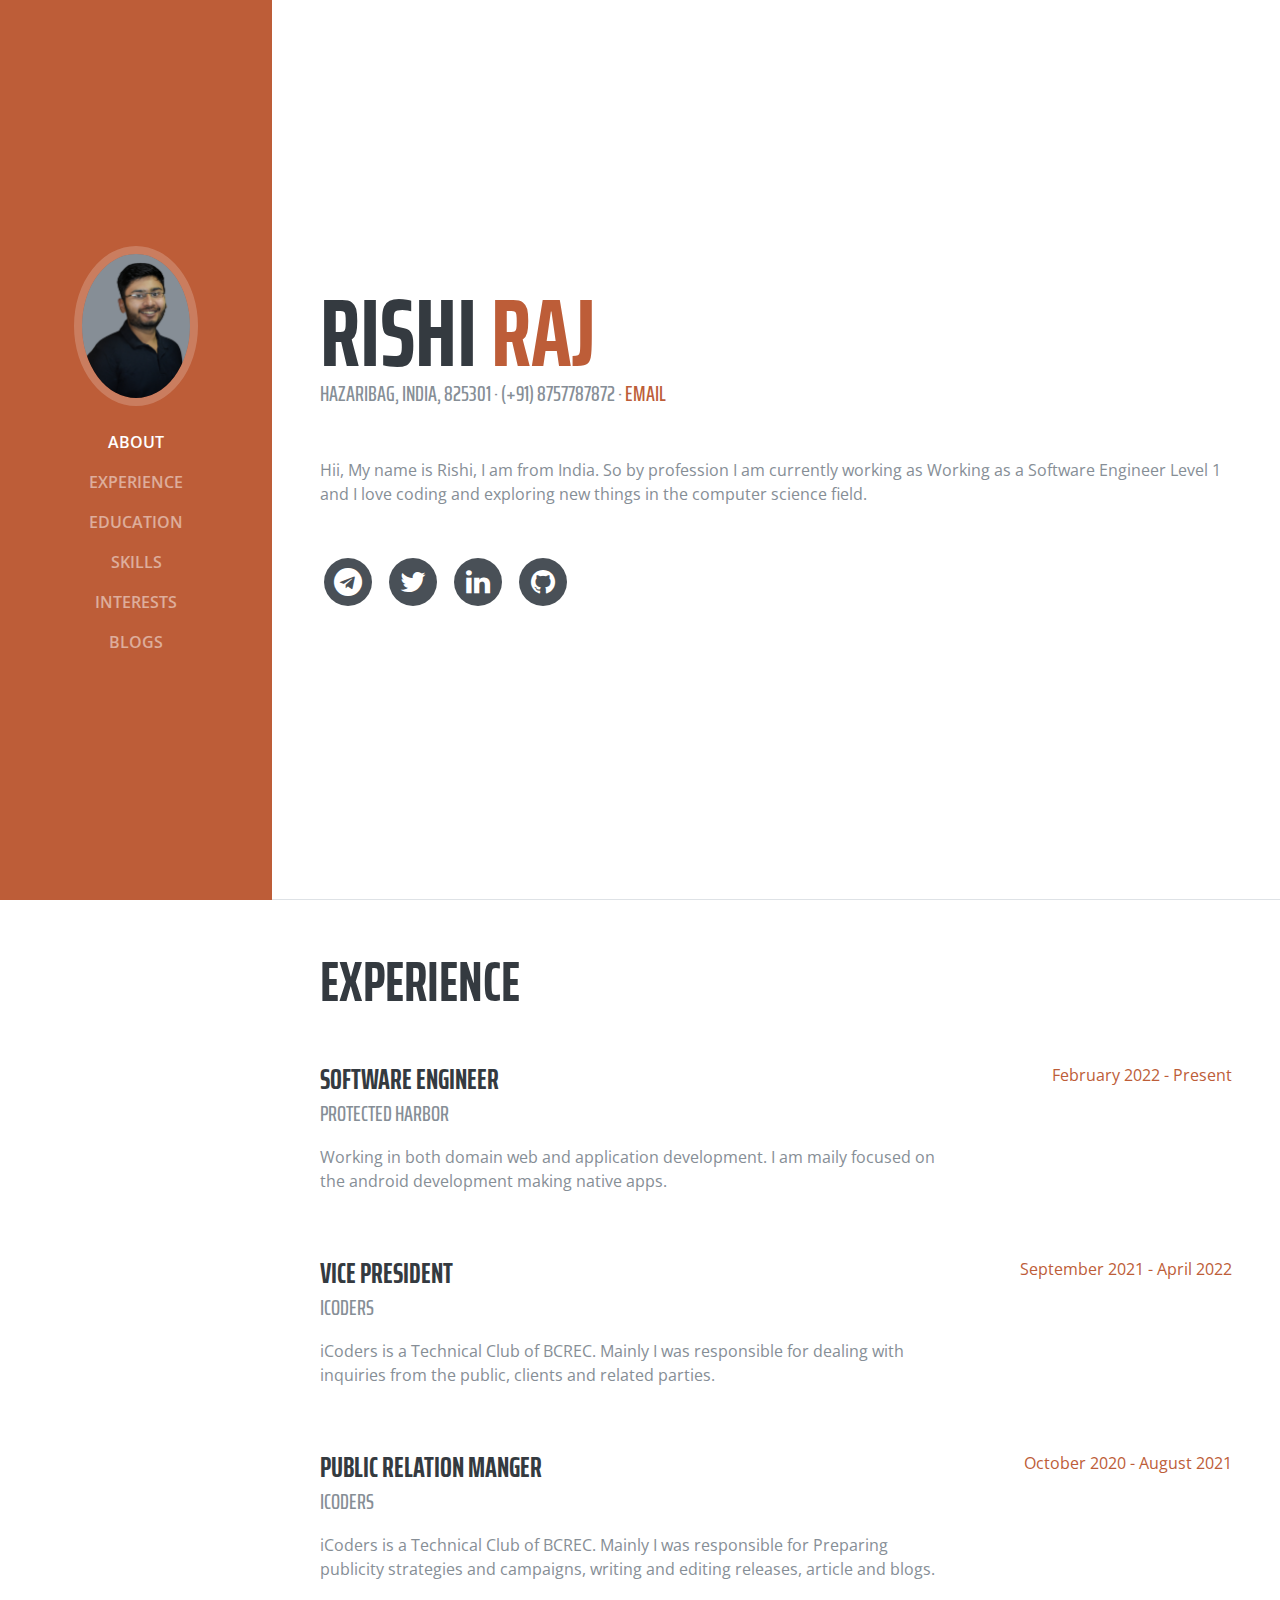
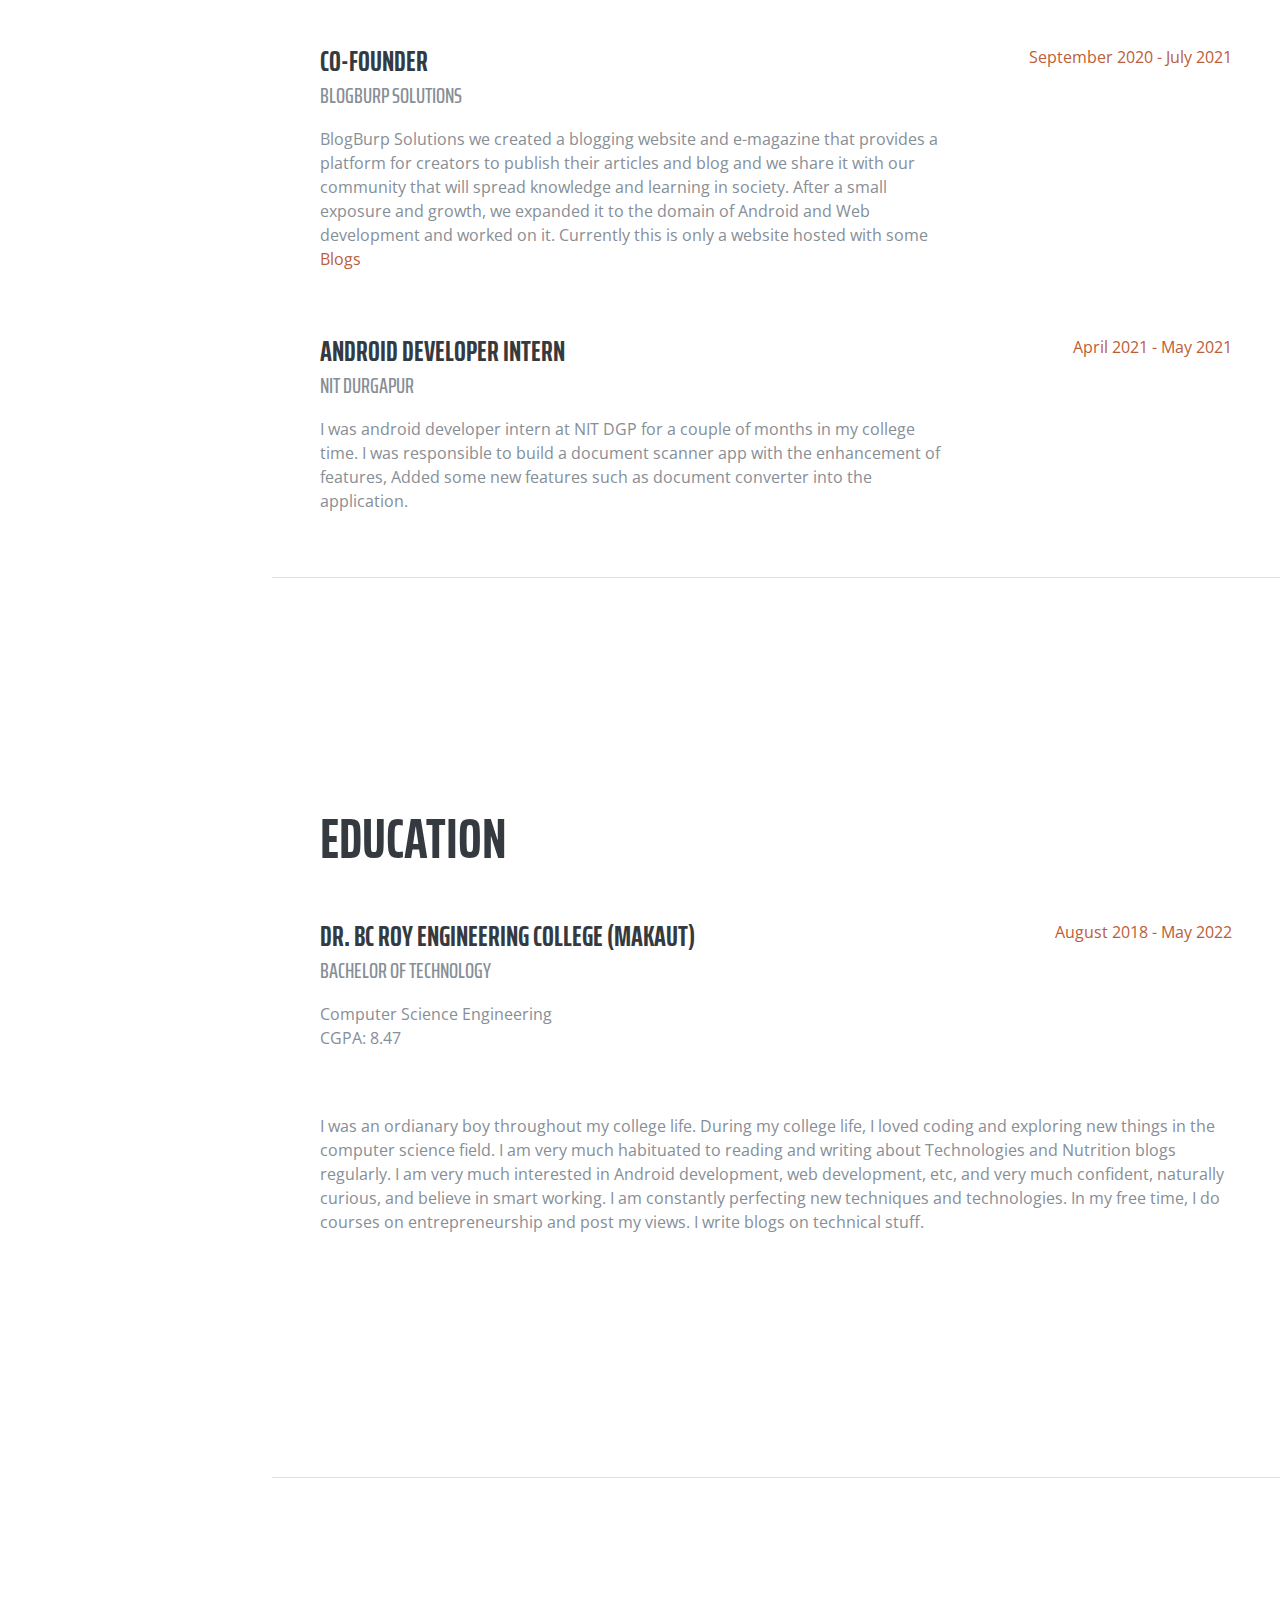
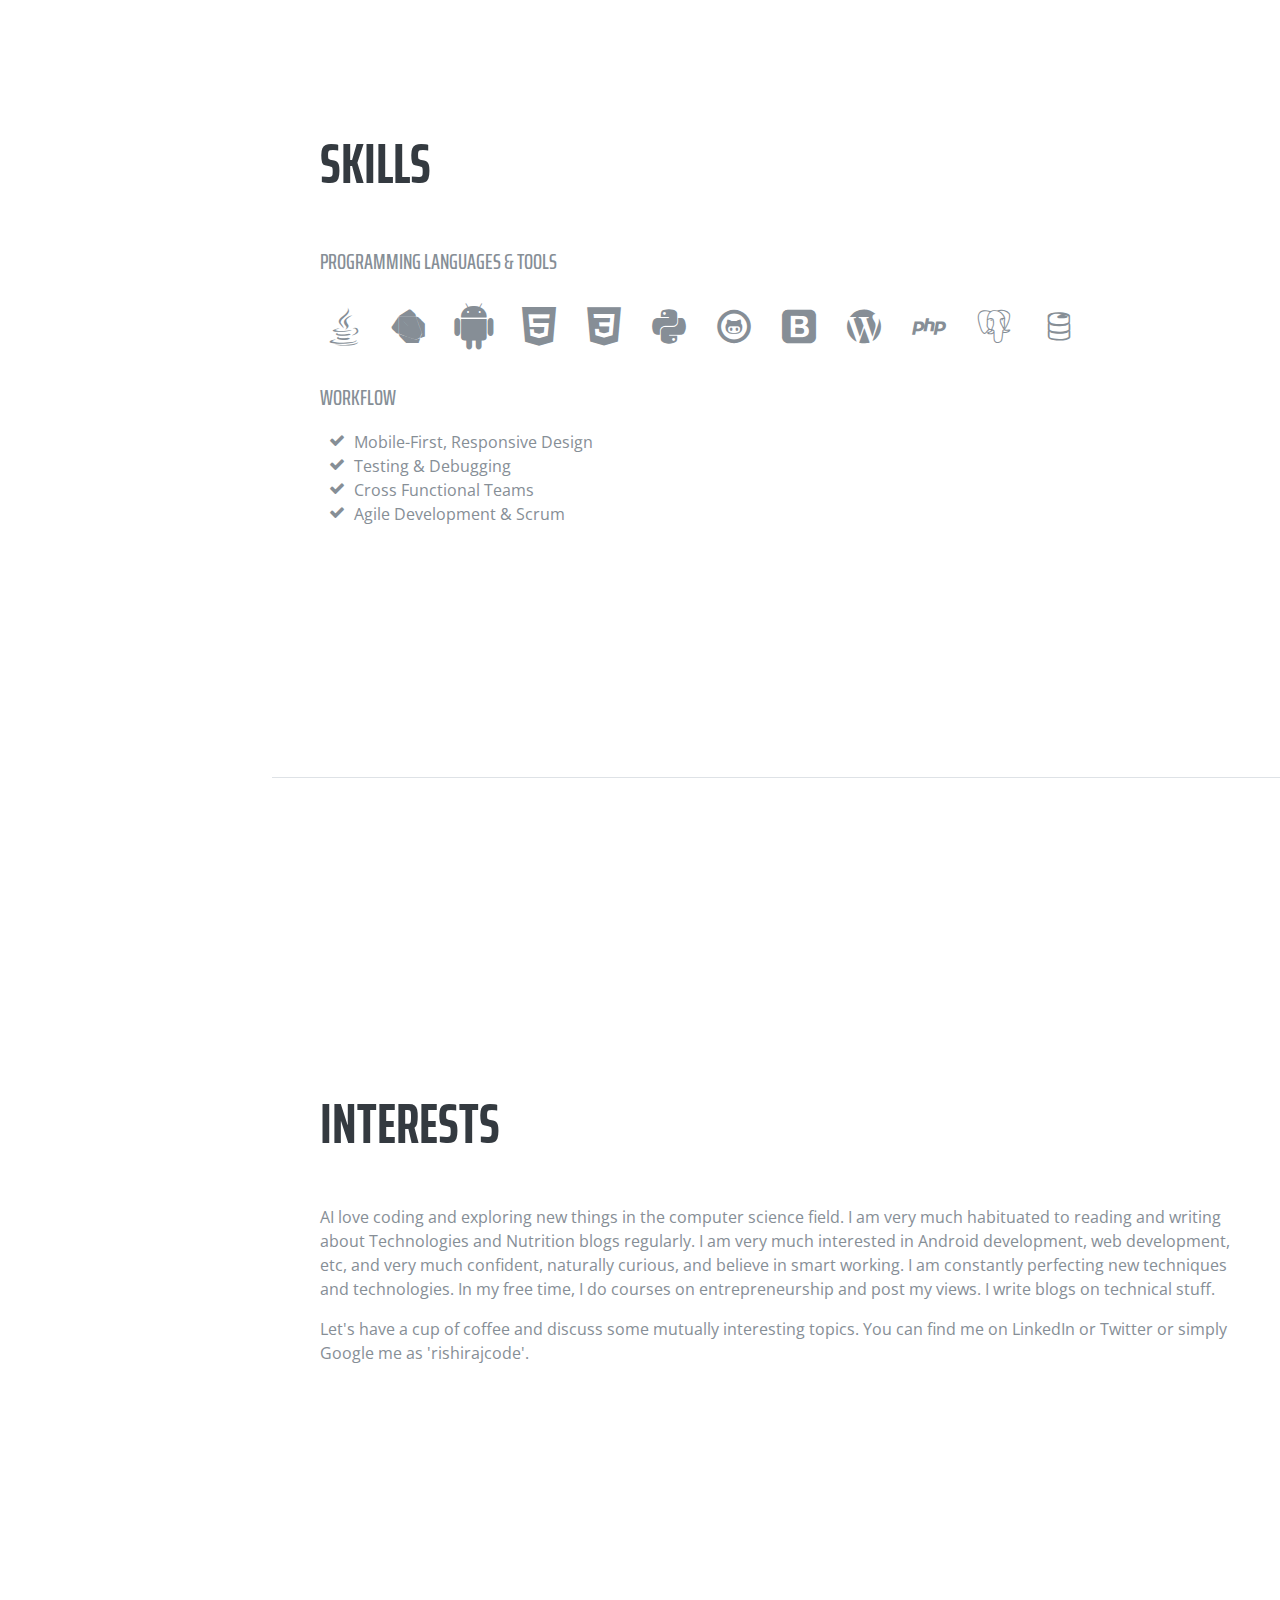
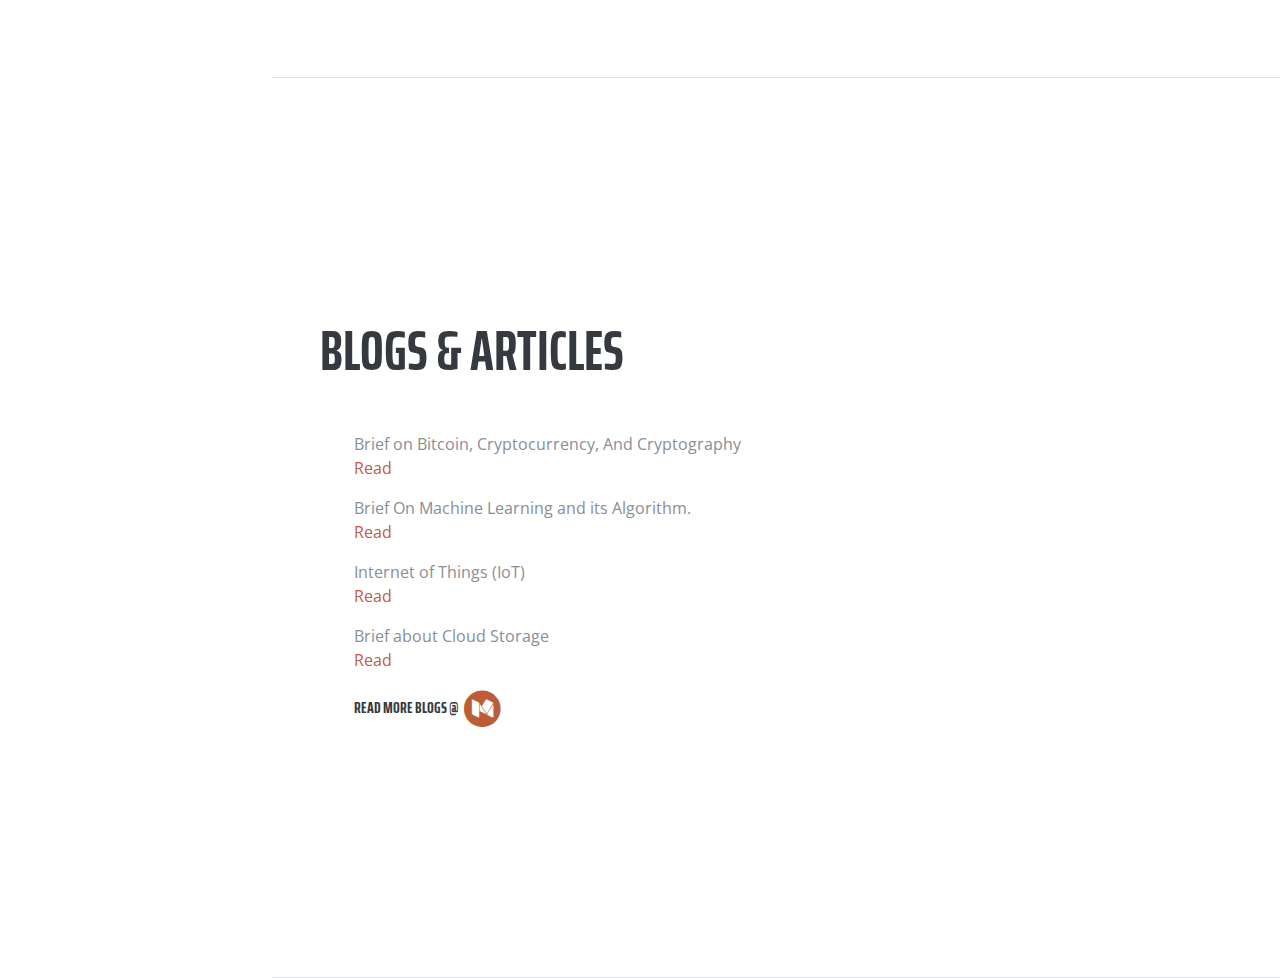
<file: index.html>
<!DOCTYPE html>
<html lang="en">

  <head>

    
    <meta charset="utf-8">
    <meta name="viewport" content="width=device-width, initial-scale=1, shrink-to-fit=no">
    <meta name="description" content="">
    <meta name="author" content="">


  <meta name="theme-color" content="#ffffff">
    <title>RISHI RAJ</title>
    <link rel="apple-touch-icon" sizes="180x180" href="img/apple-touch-icon.png">
  <link rel="icon" type="image/png" sizes="32x32" href="img/favicon-32x32.png">
  <link rel="icon" type="image/png" sizes="16x16" href="img/favicon-16x16.png">
  <link rel="manifest" href="img/site.webmanifest">
  <link rel="mask-icon" href="img/safari-pinned-tab.svg" color="#5bbad5">
  <meta name="msapplication-TileColor" content="#da532c">
  <meta name="theme-color" content="#ffffff">

    <!-- Bootstrap core CSS -->
    <link href="vendor/bootstrap/css/bootstrap.min.css" rel="stylesheet">

    <!-- Custom fonts for this template -->
    <link href="https://fonts.googleapis.com/css?family=Saira+Extra+Condensed:100,200,300,400,500,600,700,800,900" rel="stylesheet">
    <link href="https://fonts.googleapis.com/css?family=Open+Sans:300,300i,400,400i,600,600i,700,700i,800,800i" rel="stylesheet">
    <link href="vendor/font-awesome/css/font-awesome.min.css" rel="stylesheet">
    <link href="vendor/devicons/css/devicons.min.css" rel="stylesheet">
    <link href="vendor/simple-line-icons/css/simple-line-icons.css" rel="stylesheet">

    <!-- Custom styles for this template -->
    <link href="css/resume.min.css" rel="stylesheet">

  </head>

  <body id="page-top">

    <nav class="navbar navbar-expand-lg navbar-dark bg-primary fixed-top" id="sideNav">
      <a class="navbar-brand js-scroll-trigger" href="#page-top">
        <span class="d-block d-lg-none"></span>
        <span class="d-none d-lg-block">
          <img class="img-fluid img-profile rounded-circle mx-auto mb-2" src="img/profile.png" alt="">
        </span>
      </a>
      <button class="navbar-toggler" type="button" data-toggle="collapse" data-target="#navbarSupportedContent" aria-controls="navbarSupportedContent" aria-expanded="false" aria-label="Toggle navigation">
        <span class="navbar-toggler-icon"></span>
      </button>
      <div class="collapse navbar-collapse" id="navbarSupportedContent">
        <ul class="navbar-nav">
          <li class="nav-item">
            <a class="nav-link js-scroll-trigger" href="#about">About</a>
          </li>
          <li class="nav-item">
            <a class="nav-link js-scroll-trigger" href="#experience">Experience</a>
          </li>
          <li class="nav-item">
            <a class="nav-link js-scroll-trigger" href="#education">Education</a>
          </li>
          <li class="nav-item">
            <a class="nav-link js-scroll-trigger" href="#skills">Skills</a>
          </li>
          <li class="nav-item">
            <a class="nav-link js-scroll-trigger" href="#interests">Interests</a>
          </li>
          <li class="nav-item">
            <a class="nav-link js-scroll-trigger" href="#blogs">Blogs</a>
          </li>
        </ul>
      </div>
    </nav>

    <div class="container-fluid p-0">

      <section class="resume-section p-3 p-lg-5 d-flex d-column" id="about">
        <div class="my-auto">
          <h1 class="mb-0">RISHI
            <span class="text-primary">RAJ</span>
          </h1>
          <div class="subheading mb-5">HAZARIBAG, INDIA, 825301 · (+91) 8757787872 ·
            <a href="mailto:contactrishicode@gmail.com.com">EMAIL</a>
          </div>
          <p class="mb-5">Hii, My name is Rishi, I am from India. So by profession I am currently working as Working as a Software Engineer Level 1 and I love coding and exploring new things in the computer science field. </p>
          <ul class="list-inline list-social-icons mb-0">
            <li class="list-inline-item">
              <a href="https://t.me/rishirajcode">
                <span class="fa-stack fa-lg">
                  <i class="fa fa-circle fa-stack-2x"></i>
                  <i class="fa fa-telegram fa-stack-1x fa-inverse"></i>
                </span>
              </a>
            </li>
            <li class="list-inline-item">
              <a href="https://twitter.com/rishirajcode">
                <span class="fa-stack fa-lg">
                  <i class="fa fa-circle fa-stack-2x"></i>
                  <i class="fa fa-twitter fa-stack-1x fa-inverse"></i>
                </span>
              </a>
            </li>
            <li class="list-inline-item">
              <a href="https://www.linkedin.com/in/rishirajcode/">
                <span class="fa-stack fa-lg">
                  <i class="fa fa-circle fa-stack-2x"></i>
                  <i class="fa fa-linkedin fa-stack-1x fa-inverse"></i>
                </span>
              </a>
            </li>
            <li class="list-inline-item">
              <a href="https://github.com/rishirajcode">
                <span class="fa-stack fa-lg">
                  <i class="fa fa-circle fa-stack-2x"></i>
                  <i class="fa fa-github fa-stack-1x fa-inverse"></i>
                </span>
              </a>
            </li>
          </ul>
        </div>
      </section>

      <section class="resume-section p-3 p-lg-5 d-flex flex-column" id="experience">
        <div class="my-auto">
          <h2 class="mb-5">Experience</h2>

          <div class="resume-item d-flex flex-column flex-md-row mb-5">
            <div class="resume-content mr-auto">
              <h3 class="mb-0">Software Engineer</h3>
              <div class="subheading mb-3">Protected Harbor</div>
              <p>Working in both domain web and application development. I am maily focused on the android development making native apps. </p>
            </div>
            <div class="resume-date text-md-right">
              <span class="text-primary">February 2022 - Present</span>
            </div>
          </div>

          <div class="resume-item d-flex flex-column flex-md-row mb-5">
            <div class="resume-content mr-auto">
              <h3 class="mb-0">Vice President</h3>
              <div class="subheading mb-3">iCoders</div>
              <p>iCoders is a Technical Club of BCREC. Mainly I was responsible for dealing with inquiries from the public, clients and related parties.</p>
            </div>
            <div class="resume-date text-md-right">
              <span class="text-primary">September 2021 - April 2022</span>
            </div>
          </div>

          <div class="resume-item d-flex flex-column flex-md-row mb-5">
            <div class="resume-content mr-auto">
              <h3 class="mb-0">Public Relation Manger</h3>
              <div class="subheading mb-3">iCoders</div>
              <p>iCoders is a Technical Club of BCREC. Mainly I was responsible for Preparing publicity strategies and campaigns, writing and editing releases, article and blogs.              </p>
            </div>
            <div class="resume-date text-md-right">
              <span class="text-primary">October 2020 - August 2021</span>
            </div>
          </div>

          <div class="resume-item d-flex flex-column flex-md-row mb-5">
            <div class="resume-content mr-auto">
              <h3 class="mb-0">Co-Founder</h3>
              <div class="subheading mb-3">BlogBurp Solutions</div>
              <p>BlogBurp Solutions we created a blogging website and e-magazine that provides a platform for creators to publish their articles and blog and we share it with our community that will spread knowledge and learning in society. After a small exposure and growth, we expanded it to the domain of Android and Web development and worked on it.
                Currently this is only a website hosted with some <a href="https://blogburp.netlify.app/">Blogs</a>      </p>
            </div>
            <div class="resume-date text-md-right">
              <span class="text-primary">September 2020 - July 2021</span>
            </div>
          </div>
          
          <div class="resume-item d-flex flex-column flex-md-row">
            <div class="resume-content mr-auto">
              <h3 class="mb-0">Android Developer Intern</h3>
              <div class="subheading mb-3">NIT Durgapur</div>
              <p>I was android developer intern at NIT DGP for a couple of months in my college time. I was responsible to build a document scanner app with the enhancement of features, Added some new features
                such as document converter into the application.</p>
            </div>
            <div class="resume-date text-md-right">
              <span class="text-primary">April 2021 - May 2021</span>
            </div>
          </div>

        </div>

      </section>

      <section class="resume-section p-3 p-lg-5 d-flex flex-column" id="education">
        <div class="my-auto">
          <h2 class="mb-5">Education</h2>

          <div class="resume-item d-flex flex-column flex-md-row mb-5">
            <div class="resume-content mr-auto">
              <h3 class="mb-0">Dr. BC Roy Engineering College (MAKAUT)</h3>
              <div class="subheading mb-3">Bachelor of Technology</div>
              <div>Computer Science Engineering</div>
              <p>CGPA: 8.47</p>
            </div>
            <div class="resume-date text-md-right">
              <span class="text-primary">August 2018 - May 2022</span>
            </div>
            
          </div>
          <p>I was an ordianary boy throughout my college life. During my college life, I loved coding and exploring new things in the computer science field. I am very much habituated to reading and writing about Technologies and Nutrition blogs regularly. I am very much interested in Android development, web development, etc, and very much confident, naturally curious, and believe in smart working. I am constantly perfecting new techniques and technologies. In my free time, I do courses on entrepreneurship and post my views. I write blogs on technical stuff. </p>

          <!-- <div class="resume-item d-flex flex-column flex-md-row">
            <div class="resume-content mr-auto">
              <h3 class="mb-0"></h3>
              <div class="subheading mb-3">Technology Magnet Program</div>
              <p>GPA: 3.56</p>
            </div>
            <div class="resume-date text-md-right">
              <span class="text-primary">August 2002 - May 2006</span>
            </div>
          </div> -->

        <!-- </div> -->
      </section>

      <section class="resume-section p-3 p-lg-5 d-flex flex-column" id="skills">
        <div class="my-auto">
          <h2 class="mb-5">Skills</h2>

          <div class="subheading mb-3">Programming Languages &amp; Tools</div>
          <ul class="list-inline list-icons">

            <li class="list-inline-item">
              <i class="devicons devicons-java"></i>
            </li>
            <li class="list-inline-item">
              <i class="devicons devicons-dart"></i>
            </li>
            <li class="list-inline-item">
              <i class="devicons devicons-android"></i>
            </li>
            <li class="list-inline-item">
              <i class="devicons devicons-html5"></i>
            </li>
            <li class="list-inline-item">
              <i class="devicons devicons-css3"></i>
            </li>
            <li class="list-inline-item">
              <i class="devicons devicons-python"></i>
            </li>
            <li class="list-inline-item">
              <i class="devicons devicons-github"></i>
            </li>
            <li class="list-inline-item">
              <i class="devicons devicons-bootstrap"></i>
            </li>
            <li class="list-inline-item">
              <i class="devicons devicons-wordpress"></i>
            </li>
            <li class="list-inline-item">
              <i class="devicons devicons-php"></i>
            </li>
            <li class="list-inline-item">
              <i class="devicons devicons-postgresql"></i>
            </li>
            <li class="list-inline-item">
              <i class="devicons devicons-firebase"></i>
            </li>
          </ul>

          <div class="subheading mb-3">Workflow</div>
          <ul class="fa-ul mb-0">
            <li>
              <i class="fa-li fa fa-check"></i>
              Mobile-First, Responsive Design</li>
            <li>
              <i class="fa-li fa fa-check"></i>
               Testing &amp; Debugging</li>
            <li>
              <i class="fa-li fa fa-check"></i>
              Cross Functional Teams</li>
            <li>
              <i class="fa-li fa fa-check"></i>
              Agile Development &amp; Scrum</li>
          </ul>
        </div>
      </section>

      <section class="resume-section p-3 p-lg-5 d-flex flex-column" id="interests">
        <div class="my-auto">
          <h2 class="mb-5">Interests</h2>
          <p>AI love coding and exploring new things in the computer science field. I am very much habituated to reading and writing about Technologies and Nutrition blogs regularly. I am very much interested in Android development, web development, etc, and very much confident, naturally curious, and believe in smart working. I am constantly perfecting new techniques and technologies. In my free time, I do courses on entrepreneurship and post my views. I write blogs on technical stuff.</p>
          <p class="mb-0">Let's have a cup of coffee and discuss some mutually interesting topics. You can find me on LinkedIn or Twitter or simply Google me as 'rishirajcode'.</p>
        </div>
      </section>

      <section class="resume-section p-3 p-lg-5 d-flex flex-column" id="blogs">
        <div class="my-auto">
          <h2 class="mb-5">Blogs &amp; Articles </h2>
          <ul class="fa-ul mb-0">
            <li>
              <!-- <i class="fa-li fa fa-trophy text-warning"></i> -->
              Brief on Bitcoin, Cryptocurrency, And Cryptography</li>
              <p>              <a href="https://medium.com/the-capital/brief-on-bitcoin-cryptocurrency-and-cryptography-c00897cf275c"> Read</a></p>
            <li>

              <!-- <i class="fa-li fa fa-trophy text-warning"></i> -->
              </li>
              <li>Brief On Machine Learning and its Algorithm.
              </li>
              <p>              <a href="https://rishirajcode.medium.com/brief-on-machine-learning-and-its-algorithm-da083f8ebb1f"> Read</a></p>

            <li>
              <!-- <i class="fa-li fa fa-trophy text-warning"></i> -->
              Internet of Things (IoT)</li>
              <p>              <a href="https://rishirajcode.medium.com/internet-of-things-iot-4492b86da4d5"> Read</a></p>

            <li>
              <!-- <i class="fa-li fa fa-trophy text-warning"></i> -->
              Brief about Cloud Storage</li>
              <p>    <a href="https://rishirajcode.medium.com/brief-about-cloud-storage-92ae84408367"> Read</a></p>

            <li>      <h6>Read More Blogs @
              <li class="list-inline-item">
                <a href="https://rishirajcode.medium.com/">
                  <span class="fa-stack fa-lg">
                    <i class="fa fa-circle fa-stack-2x"></i>
                    <i class="fa fa-medium fa-stack-1x fa-inverse"></i>
                  </h6>
                  </span>
        
          </ul>
        </div>
      </section>

    </div>

    <!-- Bootstrap core JavaScript -->
    <script src="vendor/jquery/jquery.min.js"></script>
    <script src="vendor/bootstrap/js/bootstrap.bundle.min.js"></script>

    <!-- Plugin JavaScript -->
    <script src="vendor/jquery-easing/jquery.easing.min.js"></script>

    <!-- Custom scripts for this template -->
    <script src="js/resume.min.js"></script>

  </body>

</html>
</file>
<file: vendor/simple-line-icons/css/simple-line-icons.css>
@font-face {
  font-family: 'simple-line-icons';
  src: url('../fonts/Simple-Line-Icons.eot?v=2.4.0');
  src: url('../fonts/Simple-Line-Icons.eot?v=2.4.0#iefix') format('embedded-opentype'), url('../fonts/Simple-Line-Icons.woff2?v=2.4.0') format('woff2'), url('../fonts/Simple-Line-Icons.ttf?v=2.4.0') format('truetype'), url('../fonts/Simple-Line-Icons.woff?v=2.4.0') format('woff'), url('../fonts/Simple-Line-Icons.svg?v=2.4.0#simple-line-icons') format('svg');
  font-weight: normal;
  font-style: normal;
}
/*
 Use the following CSS code if you want to have a class per icon.
 Instead of a list of all class selectors, you can use the generic [class*="icon-"] selector, but it's slower:
*/
.icon-user,
.icon-people,
.icon-user-female,
.icon-user-follow,
.icon-user-following,
.icon-user-unfollow,
.icon-login,
.icon-logout,
.icon-emotsmile,
.icon-phone,
.icon-call-end,
.icon-call-in,
.icon-call-out,
.icon-map,
.icon-location-pin,
.icon-direction,
.icon-directions,
.icon-compass,
.icon-layers,
.icon-menu,
.icon-list,
.icon-options-vertical,
.icon-options,
.icon-arrow-down,
.icon-arrow-left,
.icon-arrow-right,
.icon-arrow-up,
.icon-arrow-up-circle,
.icon-arrow-left-circle,
.icon-arrow-right-circle,
.icon-arrow-down-circle,
.icon-check,
.icon-clock,
.icon-plus,
.icon-minus,
.icon-close,
.icon-event,
.icon-exclamation,
.icon-organization,
.icon-trophy,
.icon-screen-smartphone,
.icon-screen-desktop,
.icon-plane,
.icon-notebook,
.icon-mustache,
.icon-mouse,
.icon-magnet,
.icon-energy,
.icon-disc,
.icon-cursor,
.icon-cursor-move,
.icon-crop,
.icon-chemistry,
.icon-speedometer,
.icon-shield,
.icon-screen-tablet,
.icon-magic-wand,
.icon-hourglass,
.icon-graduation,
.icon-ghost,
.icon-game-controller,
.icon-fire,
.icon-eyeglass,
.icon-envelope-open,
.icon-envelope-letter,
.icon-bell,
.icon-badge,
.icon-anchor,
.icon-wallet,
.icon-vector,
.icon-speech,
.icon-puzzle,
.icon-printer,
.icon-present,
.icon-playlist,
.icon-pin,
.icon-picture,
.icon-handbag,
.icon-globe-alt,
.icon-globe,
.icon-folder-alt,
.icon-folder,
.icon-film,
.icon-feed,
.icon-drop,
.icon-drawer,
.icon-docs,
.icon-doc,
.icon-diamond,
.icon-cup,
.icon-calculator,
.icon-bubbles,
.icon-briefcase,
.icon-book-open,
.icon-basket-loaded,
.icon-basket,
.icon-bag,
.icon-action-undo,
.icon-action-redo,
.icon-wrench,
.icon-umbrella,
.icon-trash,
.icon-tag,
.icon-support,
.icon-frame,
.icon-size-fullscreen,
.icon-size-actual,
.icon-shuffle,
.icon-share-alt,
.icon-share,
.icon-rocket,
.icon-question,
.icon-pie-chart,
.icon-pencil,
.icon-note,
.icon-loop,
.icon-home,
.icon-grid,
.icon-graph,
.icon-microphone,
.icon-music-tone-alt,
.icon-music-tone,
.icon-earphones-alt,
.icon-earphones,
.icon-equalizer,
.icon-like,
.icon-dislike,
.icon-control-start,
.icon-control-rewind,
.icon-control-play,
.icon-control-pause,
.icon-control-forward,
.icon-control-end,
.icon-volume-1,
.icon-volume-2,
.icon-volume-off,
.icon-calendar,
.icon-bulb,
.icon-chart,
.icon-ban,
.icon-bubble,
.icon-camrecorder,
.icon-camera,
.icon-cloud-download,
.icon-cloud-upload,
.icon-envelope,
.icon-eye,
.icon-flag,
.icon-heart,
.icon-info,
.icon-key,
.icon-link,
.icon-lock,
.icon-lock-open,
.icon-magnifier,
.icon-magnifier-add,
.icon-magnifier-remove,
.icon-paper-clip,
.icon-paper-plane,
.icon-power,
.icon-refresh,
.icon-reload,
.icon-settings,
.icon-star,
.icon-symbol-female,
.icon-symbol-male,
.icon-target,
.icon-credit-card,
.icon-paypal,
.icon-social-tumblr,
.icon-social-twitter,
.icon-social-facebook,
.icon-social-instagram,
.icon-social-linkedin,
.icon-social-pinterest,
.icon-social-github,
.icon-social-google,
.icon-social-reddit,
.icon-social-skype,
.icon-social-dribbble,
.icon-social-behance,
.icon-social-foursqare,
.icon-social-soundcloud,
.icon-social-spotify,
.icon-social-stumbleupon,
.icon-social-youtube,
.icon-social-dropbox,
.icon-social-vkontakte,
.icon-social-steam {
  font-family: 'simple-line-icons';
  speak: none;
  font-style: normal;
  font-weight: normal;
  font-variant: normal;
  text-transform: none;
  line-height: 1;
  /* Better Font Rendering =========== */
  -webkit-font-smoothing: antialiased;
  -moz-osx-font-smoothing: grayscale;
}
.icon-user:before {
  content: "\e005";
}
.icon-people:before {
  content: "\e001";
}
.icon-user-female:before {
  content: "\e000";
}
.icon-user-follow:before {
  content: "\e002";
}
.icon-user-following:before {
  content: "\e003";
}
.icon-user-unfollow:before {
  content: "\e004";
}
.icon-login:before {
  content: "\e066";
}
.icon-logout:before {
  content: "\e065";
}
.icon-emotsmile:before {
  content: "\e021";
}
.icon-phone:before {
  content: "\e600";
}
.icon-call-end:before {
  content: "\e048";
}
.icon-call-in:before {
  content: "\e047";
}
.icon-call-out:before {
  content: "\e046";
}
.icon-map:before {
  content: "\e033";
}
.icon-location-pin:before {
  content: "\e096";
}
.icon-direction:before {
  content: "\e042";
}
.icon-directions:before {
  content: "\e041";
}
.icon-compass:before {
  content: "\e045";
}
.icon-layers:before {
  content: "\e034";
}
.icon-menu:before {
  content: "\e601";
}
.icon-list:before {
  content: "\e067";
}
.icon-options-vertical:before {
  content: "\e602";
}
.icon-options:before {
  content: "\e603";
}
.icon-arrow-down:before {
  content: "\e604";
}
.icon-arrow-left:before {
  content: "\e605";
}
.icon-arrow-right:before {
  content: "\e606";
}
.icon-arrow-up:before {
  content: "\e607";
}
.icon-arrow-up-circle:before {
  content: "\e078";
}
.icon-arrow-left-circle:before {
  content: "\e07a";
}
.icon-arrow-right-circle:before {
  content: "\e079";
}
.icon-arrow-down-circle:before {
  content: "\e07b";
}
.icon-check:before {
  content: "\e080";
}
.icon-clock:before {
  content: "\e081";
}
.icon-plus:before {
  content: "\e095";
}
.icon-minus:before {
  content: "\e615";
}
.icon-close:before {
  content: "\e082";
}
.icon-event:before {
  content: "\e619";
}
.icon-exclamation:before {
  content: "\e617";
}
.icon-organization:before {
  content: "\e616";
}
.icon-trophy:before {
  content: "\e006";
}
.icon-screen-smartphone:before {
  content: "\e010";
}
.icon-screen-desktop:before {
  content: "\e011";
}
.icon-plane:before {
  content: "\e012";
}
.icon-notebook:before {
  content: "\e013";
}
.icon-mustache:before {
  content: "\e014";
}
.icon-mouse:before {
  content: "\e015";
}
.icon-magnet:before {
  content: "\e016";
}
.icon-energy:before {
  content: "\e020";
}
.icon-disc:before {
  content: "\e022";
}
.icon-cursor:before {
  content: "\e06e";
}
.icon-cursor-move:before {
  content: "\e023";
}
.icon-crop:before {
  content: "\e024";
}
.icon-chemistry:before {
  content: "\e026";
}
.icon-speedometer:before {
  content: "\e007";
}
.icon-shield:before {
  content: "\e00e";
}
.icon-screen-tablet:before {
  content: "\e00f";
}
.icon-magic-wand:before {
  content: "\e017";
}
.icon-hourglass:before {
  content: "\e018";
}
.icon-graduation:before {
  content: "\e019";
}
.icon-ghost:before {
  content: "\e01a";
}
.icon-game-controller:before {
  content: "\e01b";
}
.icon-fire:before {
  content: "\e01c";
}
.icon-eyeglass:before {
  content: "\e01d";
}
.icon-envelope-open:before {
  content: "\e01e";
}
.icon-envelope-letter:before {
  content: "\e01f";
}
.icon-bell:before {
  content: "\e027";
}
.icon-badge:before {
  content: "\e028";
}
.icon-anchor:before {
  content: "\e029";
}
.icon-wallet:before {
  content: "\e02a";
}
.icon-vector:before {
  content: "\e02b";
}
.icon-speech:before {
  content: "\e02c";
}
.icon-puzzle:before {
  content: "\e02d";
}
.icon-printer:before {
  content: "\e02e";
}
.icon-present:before {
  content: "\e02f";
}
.icon-playlist:before {
  content: "\e030";
}
.icon-pin:before {
  content: "\e031";
}
.icon-picture:before {
  content: "\e032";
}
.icon-handbag:before {
  content: "\e035";
}
.icon-globe-alt:before {
  content: "\e036";
}
.icon-globe:before {
  content: "\e037";
}
.icon-folder-alt:before {
  content: "\e039";
}
.icon-folder:before {
  content: "\e089";
}
.icon-film:before {
  content: "\e03a";
}
.icon-feed:before {
  content: "\e03b";
}
.icon-drop:before {
  content: "\e03e";
}
.icon-drawer:before {
  content: "\e03f";
}
.icon-docs:before {
  content: "\e040";
}
.icon-doc:before {
  content: "\e085";
}
.icon-diamond:before {
  content: "\e043";
}
.icon-cup:before {
  content: "\e044";
}
.icon-calculator:before {
  content: "\e049";
}
.icon-bubbles:before {
  content: "\e04a";
}
.icon-briefcase:before {
  content: "\e04b";
}
.icon-book-open:before {
  content: "\e04c";
}
.icon-basket-loaded:before {
  content: "\e04d";
}
.icon-basket:before {
  content: "\e04e";
}
.icon-bag:before {
  content: "\e04f";
}
.icon-action-undo:before {
  content: "\e050";
}
.icon-action-redo:before {
  content: "\e051";
}
.icon-wrench:before {
  content: "\e052";
}
.icon-umbrella:before {
  content: "\e053";
}
.icon-trash:before {
  content: "\e054";
}
.icon-tag:before {
  content: "\e055";
}
.icon-support:before {
  content: "\e056";
}
.icon-frame:before {
  content: "\e038";
}
.icon-size-fullscreen:before {
  content: "\e057";
}
.icon-size-actual:before {
  content: "\e058";
}
.icon-shuffle:before {
  content: "\e059";
}
.icon-share-alt:before {
  content: "\e05a";
}
.icon-share:before {
  content: "\e05b";
}
.icon-rocket:before {
  content: "\e05c";
}
.icon-question:before {
  content: "\e05d";
}
.icon-pie-chart:before {
  content: "\e05e";
}
.icon-pencil:before {
  content: "\e05f";
}
.icon-note:before {
  content: "\e060";
}
.icon-loop:before {
  content: "\e064";
}
.icon-home:before {
  content: "\e069";
}
.icon-grid:before {
  content: "\e06a";
}
.icon-graph:before {
  content: "\e06b";
}
.icon-microphone:before {
  content: "\e063";
}
.icon-music-tone-alt:before {
  content: "\e061";
}
.icon-music-tone:before {
  content: "\e062";
}
.icon-earphones-alt:before {
  content: "\e03c";
}
.icon-earphones:before {
  content: "\e03d";
}
.icon-equalizer:before {
  content: "\e06c";
}
.icon-like:before {
  content: "\e068";
}
.icon-dislike:before {
  content: "\e06d";
}
.icon-control-start:before {
  content: "\e06f";
}
.icon-control-rewind:before {
  content: "\e070";
}
.icon-control-play:before {
  content: "\e071";
}
.icon-control-pause:before {
  content: "\e072";
}
.icon-control-forward:before {
  content: "\e073";
}
.icon-control-end:before {
  content: "\e074";
}
.icon-volume-1:before {
  content: "\e09f";
}
.icon-volume-2:before {
  content: "\e0a0";
}
.icon-volume-off:before {
  content: "\e0a1";
}
.icon-calendar:before {
  content: "\e075";
}
.icon-bulb:before {
  content: "\e076";
}
.icon-chart:before {
  content: "\e077";
}
.icon-ban:before {
  content: "\e07c";
}
.icon-bubble:before {
  content: "\e07d";
}
.icon-camrecorder:before {
  content: "\e07e";
}
.icon-camera:before {
  content: "\e07f";
}
.icon-cloud-download:before {
  content: "\e083";
}
.icon-cloud-upload:before {
  content: "\e084";
}
.icon-envelope:before {
  content: "\e086";
}
.icon-eye:before {
  content: "\e087";
}
.icon-flag:before {
  content: "\e088";
}
.icon-heart:before {
  content: "\e08a";
}
.icon-info:before {
  content: "\e08b";
}
.icon-key:before {
  content: "\e08c";
}
.icon-link:before {
  content: "\e08d";
}
.icon-lock:before {
  content: "\e08e";
}
.icon-lock-open:before {
  content: "\e08f";
}
.icon-magnifier:before {
  content: "\e090";
}
.icon-magnifier-add:before {
  content: "\e091";
}
.icon-magnifier-remove:before {
  content: "\e092";
}
.icon-paper-clip:before {
  content: "\e093";
}
.icon-paper-plane:before {
  content: "\e094";
}
.icon-power:before {
  content: "\e097";
}
.icon-refresh:before {
  content: "\e098";
}
.icon-reload:before {
  content: "\e099";
}
.icon-settings:before {
  content: "\e09a";
}
.icon-star:before {
  content: "\e09b";
}
.icon-symbol-female:before {
  content: "\e09c";
}
.icon-symbol-male:before {
  content: "\e09d";
}
.icon-target:before {
  content: "\e09e";
}
.icon-credit-card:before {
  content: "\e025";
}
.icon-paypal:before {
  content: "\e608";
}
.icon-social-tumblr:before {
  content: "\e00a";
}
.icon-social-twitter:before {
  content: "\e009";
}
.icon-social-facebook:before {
  content: "\e00b";
}
.icon-social-instagram:before {
  content: "\e609";
}
.icon-social-linkedin:before {
  content: "\e60a";
}
.icon-social-pinterest:before {
  content: "\e60b";
}
.icon-social-github:before {
  content: "\e60c";
}
.icon-social-google:before {
  content: "\e60d";
}
.icon-social-reddit:before {
  content: "\e60e";
}
.icon-social-skype:before {
  content: "\e60f";
}
.icon-social-dribbble:before {
  content: "\e00d";
}
.icon-social-behance:before {
  content: "\e610";
}
.icon-social-foursqare:before {
  content: "\e611";
}
.icon-social-soundcloud:before {
  content: "\e612";
}
.icon-social-spotify:before {
  content: "\e613";
}
.icon-social-stumbleupon:before {
  content: "\e614";
}
.icon-social-youtube:before {
  content: "\e008";
}
.icon-social-dropbox:before {
  content: "\e00c";
}
.icon-social-vkontakte:before {
  content: "\e618";
}
.icon-social-steam:before {
  content: "\e620";
}
</file>
<file: vendor/devicons/css/devicons.min.css>
/*!
 *  Devicons 1.8.0 made by Theodore Vorillas / http://vorillaz.com 
 */
@font-face{font-family:devicons;src:url(../fonts/devicons.eot?xqxft6);src:url(../fonts/devicons.eot?#iefixxqxft6) format("embedded-opentype"),url(../fonts/devicons.woff?xqxft6) format("woff"),url(../fonts/devicons.ttf?xqxft6) format("truetype"),url(../fonts/devicons.svg?xqxft6#devicons) format("svg");font-weight:400;font-style:normal}.devicons{font-family:devicons;speak:none;font-style:normal;font-weight:400;font-variant:normal;text-transform:none;line-height:1;-webkit-font-smoothing:antialiased;-moz-osx-font-smoothing:grayscale}.devicons-git:before{content:"\e602"}.devicons-git_compare:before{content:"\e628"}.devicons-git_branch:before{content:"\e625"}.devicons-git_commit:before{content:"\e629"}.devicons-git_pull_request:before{content:"\e626"}.devicons-git_merge:before{content:"\e627"}.devicons-bitbucket:before{content:"\e603"}.devicons-github_alt:before{content:"\e608"}.devicons-github_badge:before{content:"\e609"}.devicons-github:before{content:"\e60a"}.devicons-github_full:before{content:"\e617"}.devicons-java:before{content:"\e638"}.devicons-ruby:before{content:"\e639"}.devicons-scala:before{content:"\e637"}.devicons-python:before{content:"\e63c"}.devicons-go:before{content:"\e624"}.devicons-ruby_on_rails:before{content:"\e63b"}.devicons-django:before{content:"\e61d"}.devicons-markdown:before{content:"\e63e"}.devicons-php:before{content:"\e63d"}.devicons-mysql:before{content:"\e604"}.devicons-streamline:before{content:"\e605"}.devicons-database:before{content:"\e606"}.devicons-laravel:before{content:"\e63f"}.devicons-javascript:before{content:"\e64e"}.devicons-angular:before{content:"\e653"}.devicons-backbone:before{content:"\e652"}.devicons-coffeescript:before{content:"\e651"}.devicons-jquery:before{content:"\e650"}.devicons-modernizr:before{content:"\e620"}.devicons-jquery_ui:before{content:"\e654"}.devicons-ember:before{content:"\e61b"}.devicons-dojo:before{content:"\e61c"}.devicons-nodejs:before{content:"\e619"}.devicons-nodejs_small:before{content:"\e618"}.devicons-javascript_shield:before{content:"\e64f"}.devicons-bootstrap:before{content:"\e647"}.devicons-sass:before{content:"\e64b"}.devicons-css3_full:before{content:"\e64a"}.devicons-css3:before{content:"\e649"}.devicons-html5:before{content:"\e636"}.devicons-html5_multimedia:before{content:"\e632"}.devicons-html5_device_access:before{content:"\e633"}.devicons-html5_3d_effects:before{content:"\e635"}.devicons-html5_connectivity:before{content:"\e634"}.devicons-ghost_small:before{content:"\e614"}.devicons-ghost:before{content:"\e61f"}.devicons-magento:before{content:"\e640"}.devicons-joomla:before{content:"\e641"}.devicons-jekyll_small:before{content:"\e60d"}.devicons-drupal:before{content:"\e642"}.devicons-wordpress:before{content:"\e60b"}.devicons-grunt:before{content:"\e64c"}.devicons-bower:before{content:"\e64d"}.devicons-npm:before{content:"\e61e"}.devicons-yahoo_small:before{content:"\e62b"}.devicons-yahoo:before{content:"\e615"}.devicons-bing_small:before{content:"\e600"}.devicons-windows:before{content:"\e60f"}.devicons-linux:before{content:"\e612"}.devicons-ubuntu:before{content:"\e63a"}.devicons-android:before{content:"\e60e"}.devicons-apple:before{content:"\e611"}.devicons-appstore:before{content:"\e613"}.devicons-phonegap:before{content:"\e630"}.devicons-blackberry:before{content:"\e623"}.devicons-stackoverflow:before{content:"\e610"}.devicons-techcrunch:before{content:"\e62c"}.devicons-codrops:before{content:"\e62f"}.devicons-css_tricks:before{content:"\e601"}.devicons-smashing_magazine:before{content:"\e62d"}.devicons-netmagazine:before{content:"\e62e"}.devicons-codepen:before{content:"\e616"}.devicons-cssdeck:before{content:"\e62a"}.devicons-hackernews:before{content:"\e61a"}.devicons-dropbox:before{content:"\e607"}.devicons-google_drive:before{content:"\e631"}.devicons-visualstudio:before{content:"\e60c"}.devicons-unity_small:before{content:"\e621"}.devicons-raspberry_pi:before{content:"\e622"}.devicons-chrome:before{content:"\e643"}.devicons-ie:before{content:"\e644"}.devicons-firefox:before{content:"\e645"}.devicons-opera:before{content:"\e646"}.devicons-safari:before{content:"\e648"}.devicons-swift:before{content:"\e655"}.devicons-symfony:before{content:"\e656"}.devicons-symfony_badge:before{content:"\e657"}.devicons-less:before{content:"\e658"}.devicons-stylus:before{content:"\e659"}.devicons-trello:before{content:"\e65a"}.devicons-atlassian:before{content:"\e65b"}.devicons-jira:before{content:"\e65c"}.devicons-envato:before{content:"\e65d"}.devicons-snap_svg:before{content:"\e65e"}.devicons-raphael:before{content:"\e65f"}.devicons-google_analytics:before{content:"\e660"}.devicons-compass:before{content:"\e661"}.devicons-onedrive:before{content:"\e662"}.devicons-gulp:before{content:"\e663"}.devicons-atom:before{content:"\e664"}.devicons-cisco:before{content:"\e665"}.devicons-nancy:before{content:"\e666"}.devicons-clojure:before{content:"\e668"}.devicons-clojure_alt:before{content:"\e66a"}.devicons-perl:before{content:"\e669"}.devicons-celluloid:before{content:"\e66b"}.devicons-w3c:before{content:"\e66c"}.devicons-redis:before{content:"\e66d"}.devicons-postgresql:before{content:"\e66e"}.devicons-webplatform:before{content:"\e66f"}.devicons-jenkins:before{content:"\e667"}.devicons-requirejs:before{content:"\e670"}.devicons-opensource:before{content:"\e671"}.devicons-typo3:before{content:"\e672"}.devicons-uikit:before{content:"\e673"}.devicons-doctrine:before{content:"\e674"}.devicons-groovy:before{content:"\e675"}.devicons-nginx:before{content:"\e676"}.devicons-haskell:before{content:"\e677"}.devicons-zend:before{content:"\e678"}.devicons-gnu:before{content:"\e679"}.devicons-yeoman:before{content:"\e67a"}.devicons-heroku:before{content:"\e67b"}.devicons-debian:before{content:"\e67d"}.devicons-travis:before{content:"\e67e"}.devicons-dotnet:before{content:"\e67f"}.devicons-codeigniter:before{content:"\e680"}.devicons-javascript_badge:before{content:"\e681"}.devicons-yii:before{content:"\e682"}.devicons-msql_server:before{content:"\e67c"}.devicons-composer:before{content:"\e683"}.devicons-krakenjs_badge:before{content:"\e684"}.devicons-krakenjs:before{content:"\e685"}.devicons-mozilla:before{content:"\e686"}.devicons-firebase:before{content:"\e687"}.devicons-sizzlejs:before{content:"\e688"}.devicons-creativecommons:before{content:"\e689"}.devicons-creativecommons_badge:before{content:"\e68a"}.devicons-mitlicence:before{content:"\e68b"}.devicons-senchatouch:before{content:"\e68c"}.devicons-bugsense:before{content:"\e68d"}.devicons-extjs:before{content:"\e68e"}.devicons-mootools_badge:before{content:"\e68f"}.devicons-mootools:before{content:"\e690"}.devicons-ruby_rough:before{content:"\e691"}.devicons-komodo:before{content:"\e692"}.devicons-coda:before{content:"\e693"}.devicons-bintray:before{content:"\e694"}.devicons-terminal:before{content:"\e695"}.devicons-code:before{content:"\e696"}.devicons-responsive:before{content:"\e697"}.devicons-dart:before{content:"\e698"}.devicons-aptana:before{content:"\e699"}.devicons-mailchimp:before{content:"\e69a"}.devicons-netbeans:before{content:"\e69b"}.devicons-dreamweaver:before{content:"\e69c"}.devicons-brackets:before{content:"\e69d"}.devicons-eclipse:before{content:"\e69e"}.devicons-cloud9:before{content:"\e69f"}.devicons-scrum:before{content:"\e6a0"}.devicons-prolog:before{content:"\e6a1"}.devicons-terminal_badge:before{content:"\e6a2"}.devicons-code_badge:before{content:"\e6a3"}.devicons-mongodb:before{content:"\e6a4"}.devicons-meteor:before{content:"\e6a5"}.devicons-meteorfull:before{content:"\e6a6"}.devicons-fsharp:before{content:"\e6a7"}.devicons-rust:before{content:"\e6a8"}.devicons-ionic:before{content:"\e6a9"}.devicons-sublime:before{content:"\e6aa"}.devicons-appcelerator:before{content:"\e6ab"}.devicons-asterisk:before{content:"\e6ac"}.devicons-aws:before{content:"\e6ad"}.devicons-digital-ocean:before{content:"\e6ae"}.devicons-dlang:before{content:"\e6af"}.devicons-docker:before{content:"\e6b0"}.devicons-erlang:before{content:"\e6b1"}.devicons-google-cloud-platform:before{content:"\e6b2"}.devicons-grails:before{content:"\e6b3"}.devicons-illustrator:before{content:"\e6b4"}.devicons-intellij:before{content:"\e6b5"}.devicons-materializecss:before{content:"\e6b6"}.devicons-openshift:before{content:"\e6b7"}.devicons-photoshop:before{content:"\e6b8"}.devicons-rackspace:before{content:"\e6b9"}.devicons-react:before{content:"\e6ba"}.devicons-redhat:before{content:"\e6bb"}.devicons-scriptcs:before{content:"\e6bc"}.devicons-sqllite:before{content:"\e6c4"}.devicons-vim:before{content:"\e6c5"}
</file>
<file: css/resume.min.css>
/*!
 * Start Bootstrap - Resume v4.0.0-beta.2 (https://startbootstrap.com/template-overviews/resume)
 * Copyright 2013-2017 Start Bootstrap
 * Licensed under MIT (https://github.com/BlackrockDigital/startbootstrap-resume/blob/master/LICENSE)
 */body{font-family:'Open Sans',serif;padding-top:54px;color:#868e96}@media (min-width:992px){body{padding-top:0;padding-left:17rem}}h1,h2,h3,h4,h5,h6{font-family:'Saira Extra Condensed',serif;font-weight:700;text-transform:uppercase;color:#343a40}h1{font-size:6rem;line-height:5.5rem}h2{font-size:3.5rem}.subheading{text-transform:uppercase;font-weight:500;font-family:'Saira Extra Condensed',serif;font-size:1.35rem}.list-social-icons a{color:#495057}.list-social-icons a:hover{color:#bd5d38}.list-social-icons a .fa-lg{font-size:1.75rem}.list-icons{font-size:3rem}.list-icons .list-inline-item i:hover{color:#bd5d38}#sideNav .navbar-nav .nav-item .nav-link{font-weight:600;text-transform:uppercase}@media (min-width:992px){#sideNav{text-align:center;position:fixed;top:0;left:0;display:flex;flex-direction:column;width:17rem;height:100vh}#sideNav .navbar-brand{display:flex;margin:auto auto 0;padding:.5rem}#sideNav .navbar-brand .img-profile{max-width:10rem;max-height:10rem;border:.5rem solid rgba(255,255,255,.2)}#sideNav .navbar-collapse{display:flex;align-items:flex-start;flex-grow:0;width:100%;margin-bottom:auto}#sideNav .navbar-collapse .navbar-nav{flex-direction:column;width:100%}#sideNav .navbar-collapse .navbar-nav .nav-item{display:block}#sideNav .navbar-collapse .navbar-nav .nav-item .nav-link{display:block}}section.resume-section{border-bottom:1px solid #dee2e6;padding-top:5rem!important;padding-bottom:5rem!important}section.resume-section .resume-item .resume-date{min-width:none}@media (min-width:768px){section.resume-section{min-height:100vh}section.resume-section .resume-item .resume-date{min-width:18rem}}@media (min-width:992px){section.resume-section{padding-top:3rem!important;padding-bottom:3rem!important}}.bg-primary{background-color:#bd5d38!important}.text-primary{color:#bd5d38!important}a{color:#bd5d38}a:active,a:focus,a:hover{color:#824027}
</file>
